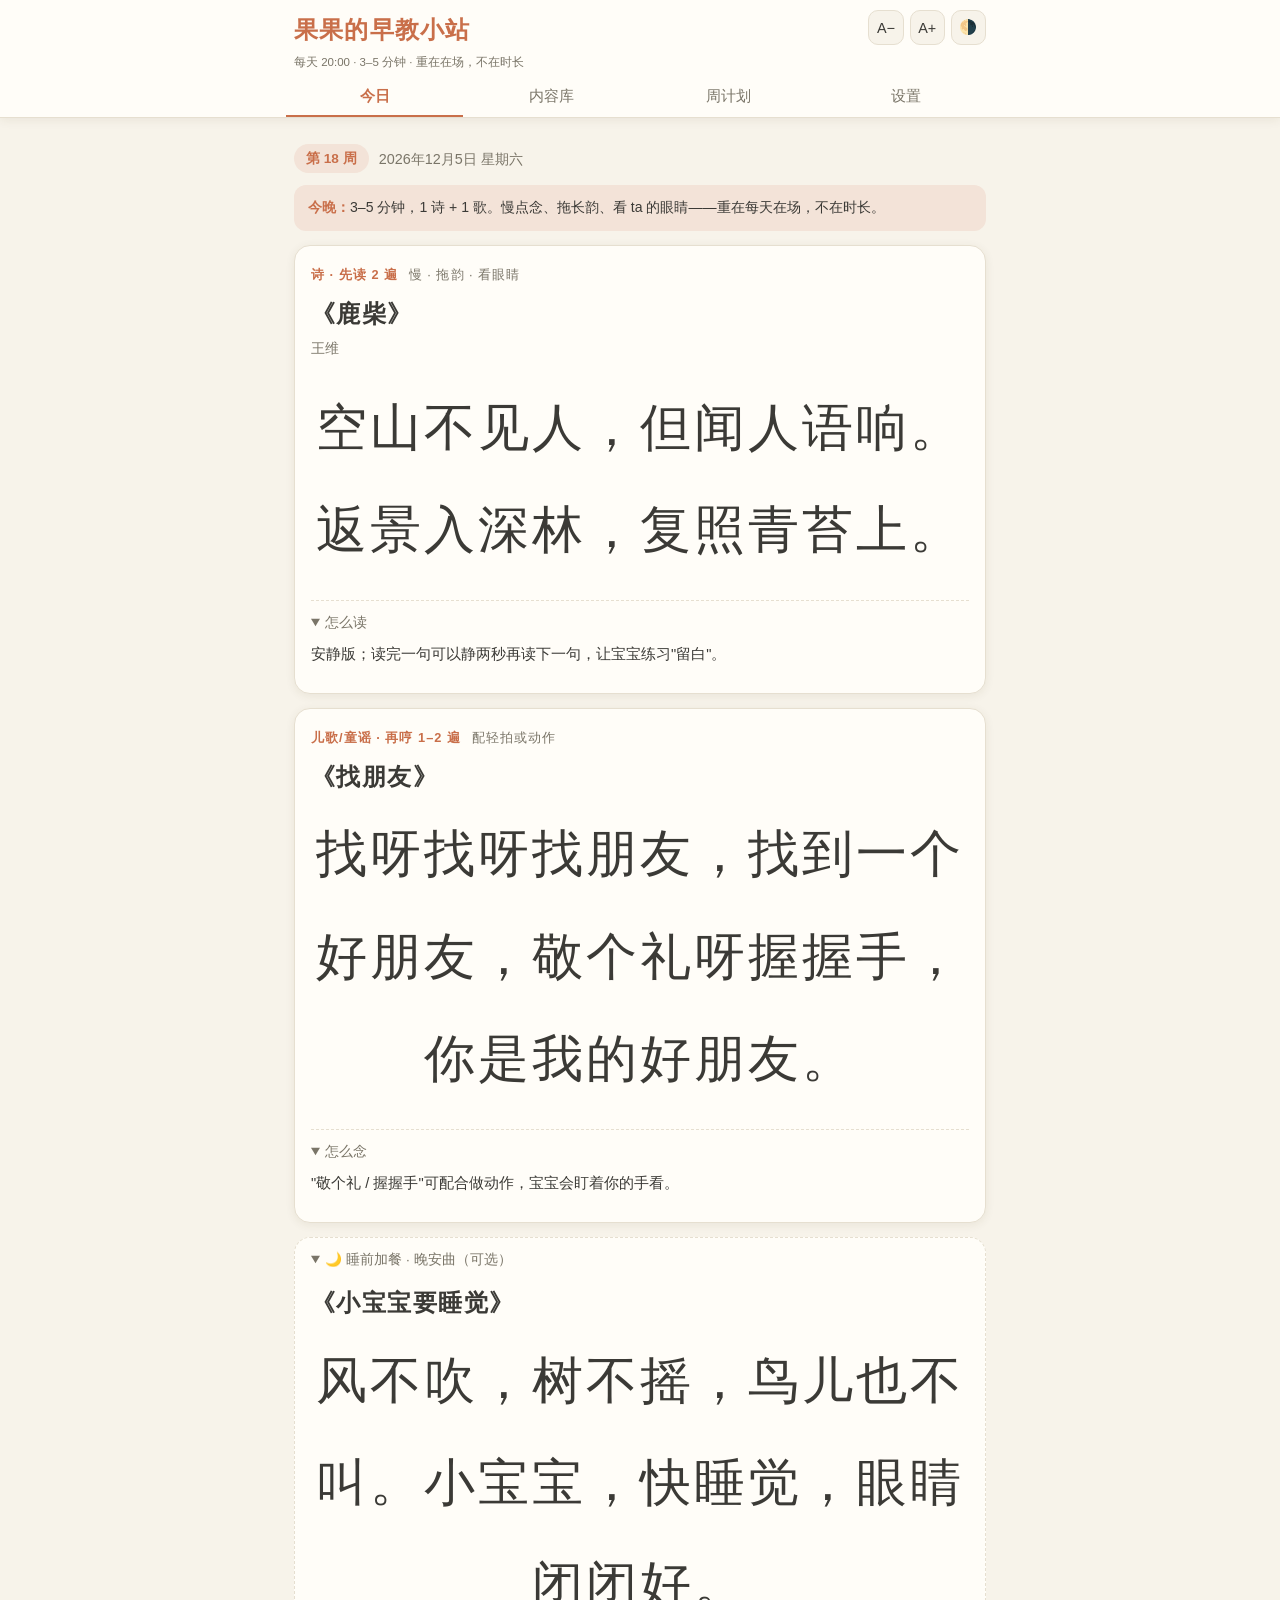
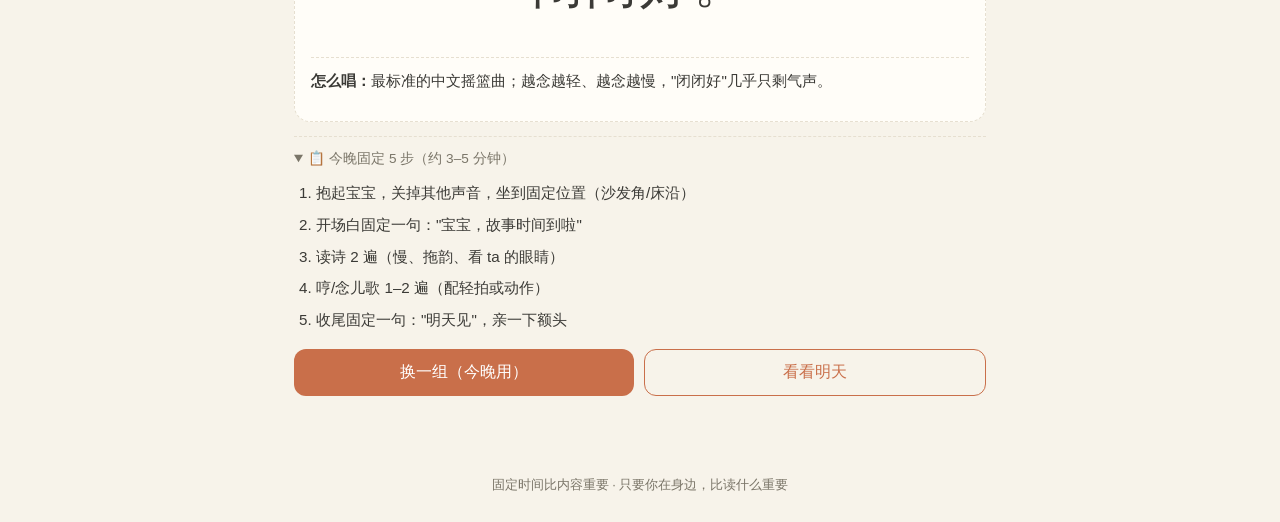
<file: guoguo/index.html>
<!DOCTYPE html>
<html lang="zh-CN">
<head>
  <meta charset="UTF-8">
  <meta name="viewport" content="width=device-width, initial-scale=1.0, viewport-fit=cover">
  <meta name="theme-color" content="#1f2933">
  <title>果果的早教小站</title>
  <link rel="manifest" href="manifest.json">
  <link rel="apple-touch-icon" href="icon-192.png">
  <link rel="stylesheet" href="css/style.css">
</head>
<body>

  <!-- ======== 顶栏 ======== -->
  <header class="topbar">
    <div class="topbar-inner">
      <div class="brand">
        <h1>果果的早教小站</h1>
        <p class="tagline">每天 20:00 · 3–5 分钟 · 重在在场，不在时长</p>
      </div>
      <div class="topbar-actions">
        <button type="button" id="btn-font-minus" class="icon-btn" title="字号变小" aria-label="字号变小">A−</button>
        <button type="button" id="btn-font-plus"  class="icon-btn" title="字号变大" aria-label="字号变大">A+</button>
        <button type="button" id="btn-theme"      class="icon-btn" title="切换深色/浅色" aria-label="切换主题">🌙</button>
      </div>
    </div>
    <nav class="tabs" id="tabs">
      <button type="button" class="tab active" data-view="today">今日</button>
      <button type="button" class="tab" data-view="library">内容库</button>
      <button type="button" class="tab" data-view="schedule">周计划</button>
      <button type="button" class="tab" data-view="settings">设置</button>
    </nav>
  </header>

  <main>

    <!-- ======== 视图一：今日 ======== -->
    <section id="view-today" class="view active">
      <div class="today-head">
        <span id="today-week" class="week-badge"></span>
        <span id="today-date" class="today-date"></span>
      </div>

      <div class="concept">
        <b>今晚：</b>3–5 分钟，1 诗 + 1 歌。慢点念、拖长韵、看 ta 的眼睛——重在每天在场，不在时长。
      </div>

      <!-- 诗 -->
      <article class="piece poem-piece" id="piece-poem">
        <div class="piece-kind">诗 · 先读 2 遍 <span class="hint">慢 · 拖韵 · 看眼睛</span></div>
        <h2 class="piece-title" id="poem-title"></h2>
        <div class="piece-author" id="poem-author"></div>
        <div class="piece-text" id="poem-text"></div>
        <details class="piece-tips" open>
          <summary>怎么读</summary>
          <p id="poem-tips"></p>
        </details>
      </article>

      <!-- 歌/谣 -->
      <article class="piece song-piece" id="piece-song">
        <div class="piece-kind">儿歌/童谣 · 再哼 1–2 遍 <span class="hint">配轻拍或动作</span></div>
        <h2 class="piece-title" id="song-title"></h2>
        <div class="piece-text" id="song-text"></div>
        <details class="piece-tips" open>
          <summary>怎么念</summary>
          <p id="song-tips"></p>
        </details>
      </article>

      <!-- 晚安曲（可选） -->
      <details class="lullaby-box" id="lullaby-box" open>
        <summary>🌙 睡前加餐 · 晚安曲（可选）</summary>
        <div class="lullaby-inner">
          <h3 class="piece-title" id="lul-title"></h3>
          <div class="piece-text" id="lul-text"></div>
          <p class="piece-tips-static"><b>怎么唱：</b><span id="lul-tips"></span></p>
        </div>
      </details>

      <!-- 今晚 5 步 -->
      <details class="steps-box" open>
        <summary>📋 今晚固定 5 步（约 3–5 分钟）</summary>
        <ol id="night-steps"></ol>
      </details>

      <div class="today-actions">
        <button type="button" id="btn-swap" class="btn">换一组（今晚用）</button>
        <button type="button" id="btn-tomorrow" class="btn ghost">看看明天</button>
      </div>
    </section>

    <!-- ======== 视图二：内容库 ======== -->
    <section id="view-library" class="view">
      <div class="concept">
        <b>内容分四类：</b><b>诗</b>练听、<b>儿歌</b>配旋律、<b>童谣</b>配动作、<b>晚安曲</b>收尾。6 个月宝宝听不懂意思，但听得懂音调、节奏、押韵——这些是中文里韵律密度最高的文本，等于给 ta 做"语音体操"。标「进阶/后段」的，等 6 个月后段再用。
      </div>
      <div class="lib-tabs" id="lib-tabs">
        <button type="button" class="lib-tab active" data-cat="poems">诗 <span id="count-poems"></span></button>
        <button type="button" class="lib-tab" data-cat="songs">儿歌 <span id="count-songs"></span></button>
        <button type="button" class="lib-tab" data-cat="nursery">童谣 <span id="count-nursery"></span></button>
        <button type="button" class="lib-tab" data-cat="lullabies">晚安曲 <span id="count-lullabies"></span></button>
      </div>
      <p class="lib-legend">⭐ 已定曲目 · 标「进阶/后段」的暂时浏览就好，不参与自动换</p>
      <ul class="lib-list" id="lib-list"></ul>
      <p class="lib-footer">果果爸爸，果果妈妈，果果爷爷，果果奶奶<br>大家都爱果果 ❤️</p>
    </section>

    <!-- ======== 视图三：周计划 ======== -->
    <section id="view-schedule" class="view">
      <div class="concept">
        <b>重复即安全感：</b>同一组合循环一整周，不天天换新——宝宝从"陌生"变"熟悉"，熟悉就是安全感。每天 1 诗 + 1 歌就够：注意力只有 3–5 分钟，<b>重在每天在场，不在时长</b>。
      </div>
      <h2 class="view-title">周计划</h2>
      <p class="view-sub">前 8 周按手册排好，第 9 周起每周自动换不重样；每晚睡前可加一首晚安曲收尾（每周换一首）。今天是<span id="schedule-now-week" class="accent"></span>。</p>
      <table class="sched-table" id="sched-table"></table>
      <p class="sched-next" id="sched-next"></p>
      <details class="info-box" open>
        <summary>第 9 周起每周自动换</summary>
        <ul class="info-list">
          <li><b>诗</b>：从 14 首五言诗里，每周换一首。</li>
          <li><b>儿歌/童谣</b>：从 40 条里，每周换一条。</li>
          <li><b>晚安曲</b>：从 7 首里每周换一首，睡前可选加唱。</li>
          <li>同一组合一整周不变；全部用过一遍后，再回到第一首重新开始。</li>
        </ul>
        <p class="info-note">标「进阶/后段」的暂时不参与自动换（内容库里有标签），等 6 个月后段或 8 个月后再用，想看随时进内容库。</p>
      </details>
      <details class="info-box" open>
        <summary>每周日换下一组</summary>
        <ul class="info-list">
          <li>每周日，看一眼下周那一行，就知道下周念什么。</li>
          <li>不用抄卡片——网站已经自动算好，到日子打开就是。</li>
        </ul>
      </details>
    </section>

    <!-- ======== 视图四：设置 ======== -->
    <section id="view-settings" class="view">
      <div class="concept">
        <b>这里多数不用动：</b>网站已按手册自动排好，打开就是今天该念的。只有想改节奏（改起始周、撤销手动换组）时才碰这里。
      </div>
      <h2 class="set-title">使用指导</h2>
      <ol class="guide-list">
        <li><b>今日页＝打开即念</b>：打开就是今晚该念的（1 诗 + 1 歌），照着大字念就行；想换内容点"换一组"，想预习明天点"看看明天"。</li>
        <li><b>全屏专注</b>：点诗或歌的正文，整屏只剩这首大字，抱着宝宝念更专注；点屏幕任意处退出。</li>
        <li><b>屏幕常亮</b>：打开页面屏幕不会自动变暗，单手抱娃也不用担心念到一半黑屏。</li>
        <li><b>内容库</b>：70 条内容按诗 / 儿歌 / 童谣 / 晚安曲分类，点开有全文和"怎么读"；进阶内容有标签，先浏览就好。</li>
        <li><b>周计划页</b>：前 8 周按手册排好，第 9 周起每周自动换不重样；每晚还有一首晚安曲（可选）收尾，当前是第几周一目了然。</li>
        <li><b>夜间模式与字号</b>：右上角 🌙 切换深色/浅色（晚上房间暗用深色护眼），A+ / A− 调字大小，老人看得清。</li>
        <li><b>手机主屏幕</b>（部署后）：在浏览器里"添加到主屏幕"，以后点图标就能像用 App 一样打开。</li>
      </ol>
      <h2 class="set-title">设置</h2>
      <div class="set-row">
        <label for="set-weekstart">第 1 周从哪天开始（周计划起点）</label>
        <input type="date" id="set-weekstart">
        <p class="set-hint">默认 2026-08-07（建站日，正好在念静夜思 + 小星星）。改动后「今日」会按新的起始周重新算。</p>
      </div>
      <div class="set-row">
        <label>今晚组合</label>
        <div class="set-inline">
          <button type="button" id="btn-reset-today" class="btn ghost">恢复自动（撤销手动换组）</button>
        </div>
      </div>
      <div class="set-row">
        <label>朗读技巧（每晚挑一个用）</label>
        <ul class="tip-list" id="reading-tips"></ul>
      </div>
      <div class="set-row">
        <label>关于</label>
        <p class="set-hint">内容来自《亲子早教手册·宝宝 6 个月版》（诗 22 · 儿歌 21 · 童谣 20 · 晚安曲 7）。原则：<b>每天在场，不贪多；真人声音才是核心，音频是辅助。</b></p>
      </div>
      <div class="set-row">
        <label>留言板 · 给果果的建议</label>
        <p class="set-hint">念的时候有什么感受？宝宝对哪首反应最好、哪首太长读起来费劲？想让果果听点什么新内容？都写下来，你的建议会变成果果的下一批内容。</p>
        <textarea id="suggest-input" rows="4" placeholder="例如：昨晚念《咏鹅》时果果笑得很开心……"></textarea>
        <div class="set-inline">
          <button type="button" id="btn-copy-suggest" class="btn">复制建议</button>
          <button type="button" id="btn-save-suggest" class="btn ghost">存到本机</button>
        </div>
        <p class="set-hint" id="suggest-status">写好后点"复制"，发微信给果果爸爸就行。</p>
      </div>
    </section>
  </main>

  <footer class="footer">固定时间比内容重要 · 只要你在身边，比读什么重要</footer>

  <!-- 内容库详情弹层 -->
  <div class="modal-mask" id="modal-mask" hidden>
    <div class="modal">
      <button type="button" class="modal-close" id="modal-close" aria-label="关闭">✕</button>
      <div class="piece-kind" id="m-kind"></div>
      <h2 class="piece-title" id="m-title"></h2>
      <div class="piece-author" id="m-author"></div>
      <div class="piece-text" id="m-text"></div>
      <div class="piece-tips-static" id="m-tips"></div>
    </div>
  </div>

  <!-- 全屏专注模式（点今日正文进入） -->
  <div class="focus-mask" id="focus-mask" hidden>
    <div class="focus-kind" id="focus-kind"></div>
    <div class="focus-title" id="focus-title"></div>
    <div class="focus-author" id="focus-author"></div>
    <div class="focus-text" id="focus-text"></div>
    <div class="focus-hint">点屏幕任意处退出</div>
  </div>

  <script src="js/data.js"></script>
  <script src="js/app.js"></script>
</body>
</html>
</file>
<file: guoguo/css/style.css>
/* ============================================================
 * 果果的早教小站 · 样式
 * 手机竖屏优先；深色模式默认跟随系统，可手动切换
 * 字号用 rem 体系：A+/A− 改变 html 根字号，整体缩放
 * ============================================================ */

/* ---------- 主题变量 ---------- */
:root {
  --fs-base: 16px;                    /* 由 app.js 通过 html 内联样式覆盖 */
  --bg: #f7f3ea;                      /* 奶油底 */
  --bg-card: #fffdf8;
  --fg: #3b3a36;
  --fg-soft: #7a7568;
  --accent: #c96f4a;                  /* 暖橙，念诗氛围 */
  --accent-soft: #f3e3d8;
  --border: #e6dfd0;
  --shadow: 0 2px 10px rgba(80, 60, 30, 0.08);
  --radius: 16px;
  --kaiti: "KaiTi", "STKaiti", "楷体", "SimSun", serif;
  /* 界面字体：圆润亲切，去掉宋体的"公文感"; 缺幼圆时回退到微软雅黑/苹方 */
  --font-body: "Yuanti SC", "幼圆", "YouYuan", "Microsoft YaHei", "微软雅黑", "PingFang SC", sans-serif;
}

html[data-theme="dark"] {
  --bg: #1f2933;                      /* 墨蓝底，夜里护眼 */
  --bg-card: #28343f;
  --fg: #f2ede4;
  --fg-soft: #a8b0b5;
  --accent: #e89a6e;
  --accent-soft: #3d3a33;
  --border: #3a4652;
  --shadow: 0 2px 12px rgba(0, 0, 0, 0.35);
}

@media (prefers-color-scheme: dark) {
  html:not([data-theme="light"]) {
    --bg: #1f2933;
    --bg-card: #28343f;
    --fg: #f2ede4;
    --fg-soft: #a8b0b5;
    --accent: #e89a6e;
    --accent-soft: #3d3a33;
    --border: #3a4652;
    --shadow: 0 2px 12px rgba(0, 0, 0, 0.35);
  }
}

/* ---------- 基础 ---------- */
* { box-sizing: border-box; -webkit-tap-highlight-color: transparent; }

html { font-size: var(--fs-base); }

body {
  margin: 0;
  font-family: var(--font-body);
  background: var(--bg);
  color: var(--fg);
  line-height: 1.7;
  transition: background 0.3s, color 0.3s;
}

main {
  max-width: 720px;
  margin: 0 auto;
  padding: 12px 14px 60px;
}

/* ---------- 顶栏 ---------- */
.topbar {
  position: sticky;
  top: 0;
  z-index: 10;
  background: var(--bg-card);
  border-bottom: 1px solid var(--border);
  box-shadow: var(--shadow);
}

.topbar-inner {
  max-width: 720px;
  margin: 0 auto;
  padding: 10px 14px 6px;
  display: flex;
  align-items: flex-start;
  justify-content: space-between;
  gap: 8px;
}

.brand h1 {
  margin: 0;
  font-size: 1.5rem;
  color: var(--accent);
  letter-spacing: 0.05em;
}

.tagline {
  margin: 2px 0 0;
  font-size: 0.72rem;
  color: var(--fg-soft);
}

.topbar-actions { display: flex; gap: 6px; }

.icon-btn {
  border: 1px solid var(--border);
  background: var(--bg);
  color: var(--fg);
  border-radius: 10px;
  min-width: 2.2rem;
  height: 2.2rem;
  font-size: 0.9rem;
  cursor: pointer;
}

.icon-btn:active { transform: scale(0.94); }

/* ---------- Tab 导航 ---------- */
.tabs {
  max-width: 720px;
  margin: 0 auto;
  display: flex;
  padding: 0 6px;
}

.tab {
  flex: 1;
  padding: 8px 0;
  border: none;
  background: none;
  color: var(--fg-soft);
  font-size: 0.95rem;
  font-family: inherit;
  border-bottom: 2px solid transparent;
  cursor: pointer;
}

.tab.active {
  color: var(--accent);
  border-bottom-color: var(--accent);
  font-weight: bold;
}

/* ---------- 视图切换 ---------- */
.view { display: none; }
.view.active { display: block; animation: fadein 0.25s ease; }
@keyframes fadein { from { opacity: 0; transform: translateY(4px); } to { opacity: 1; } }

/* ---------- 今日页 ---------- */
.today-head {
  display: flex;
  align-items: center;
  gap: 10px;
  margin: 6px 0 12px;
}

.week-badge {
  background: var(--accent-soft);
  color: var(--accent);
  font-weight: bold;
  padding: 3px 12px;
  border-radius: 999px;
  font-size: 0.85rem;
}

.today-date { color: var(--fg-soft); font-size: 0.9rem; }

.piece {
  background: var(--bg-card);
  border: 1px solid var(--border);
  border-radius: var(--radius);
  padding: 18px 16px;
  margin-bottom: 14px;
  box-shadow: var(--shadow);
}

.piece-kind {
  font-size: 0.8rem;
  color: var(--accent);
  font-weight: bold;
  letter-spacing: 0.08em;
  margin-bottom: 8px;
}

.piece-kind .hint { font-weight: normal; color: var(--fg-soft); margin-left: 6px; }

.piece-title {
  margin: 0;
  font-size: 1.5rem;
  color: var(--fg);
  letter-spacing: 0.06em;
}

.piece-author {
  color: var(--fg-soft);
  font-size: 0.9rem;
  margin: 2px 0 10px;
}

/* 念诵正文：超大、居中、楷体 */
.piece-text {
  font-family: var(--kaiti);
  font-size: clamp(1.9rem, 8.5vw, 3rem);
  line-height: 2;
  text-align: center;
  letter-spacing: 0.06em;
  padding: 6px 2px 10px;
  user-select: text;
}

.piece-tips, .steps-box, .lullaby-box, .info-box {
  border-top: 1px dashed var(--border);
  margin-top: 8px;
}

.piece-tips summary, .steps-box summary, .lullaby-box summary, .info-box summary {
  cursor: pointer;
  color: var(--fg-soft);
  font-size: 0.85rem;
  padding: 10px 0 4px;
  user-select: none;
}

.piece-tips p { margin: 4px 0 8px; font-size: 0.92rem; color: var(--fg); }

.lullaby-box {
  background: var(--bg-card);
  border: 1px dashed var(--border);
  border-radius: var(--radius);
  padding: 0 16px;
  margin-bottom: 14px;
}

.lullaby-box[open] { padding: 0 16px 12px; }

.lullaby-inner { padding-top: 8px; }

.steps-box { margin: 0 0 14px; }

.steps-box ol { margin: 6px 0 10px; padding-left: 22px; font-size: 0.95rem; }
.steps-box li { margin-bottom: 6px; }

.today-actions {
  display: flex;
  gap: 10px;
  margin-top: 16px;
}

.btn {
  flex: 1;
  border: none;
  background: var(--accent);
  color: #fff;
  font-family: inherit;
  font-size: 1rem;
  padding: 12px 14px;
  border-radius: 12px;
  cursor: pointer;
}

.btn.ghost {
  background: none;
  color: var(--accent);
  border: 1px solid var(--accent);
}

.btn:active { transform: scale(0.97); }

/* ---------- 理念卡片 ---------- */
.concept {
  background: var(--accent-soft);
  border-radius: 12px;
  padding: 10px 14px;
  margin: 0 0 14px;
  font-size: 0.88rem;
  line-height: 1.8;
}

.concept b { color: var(--accent); }

/* ---------- 内容库 ---------- */
.lib-tabs {
  display: flex;
  gap: 8px;
  margin: 6px 0 8px;
  flex-wrap: wrap;
}

.lib-tab {
  border: 1px solid var(--border);
  background: var(--bg-card);
  color: var(--fg);
  font-family: inherit;
  font-size: 0.92rem;
  padding: 8px 14px;
  border-radius: 999px;
  cursor: pointer;
}

.lib-tab.active {
  background: var(--accent);
  border-color: var(--accent);
  color: #fff;
}

.lib-tab span { color: var(--fg-soft); font-size: 0.8rem; margin-left: 2px; }
.lib-tab.active span { color: rgba(255, 255, 255, 0.85); }

.lib-legend { color: var(--fg-soft); font-size: 0.8rem; margin: 0 0 10px; }

.lib-footer {
  text-align: center;
  color: var(--accent);
  font-family: "Yuanti SC", "幼圆", "YouYuan", "KaiTi", "楷体", sans-serif;
  font-weight: bold;
  font-size: 1.2rem;
  letter-spacing: 0.08em;
  line-height: 2.1;
  padding: 20px 10px 6px;
  margin: 0;
}

.lib-list { list-style: none; margin: 0; padding: 0; }

.lib-item {
  display: flex;
  align-items: center;
  gap: 10px;
  background: var(--bg-card);
  border: 1px solid var(--border);
  border-radius: 12px;
  padding: 12px 14px;
  margin-bottom: 8px;
  cursor: pointer;
}

.lib-item:active { transform: scale(0.985); }

.lib-item .t { flex: 1; font-size: 1.02rem; }
.lib-item .a { color: var(--fg-soft); font-size: 0.82rem; }

.badge {
  font-size: 0.7rem;
  padding: 2px 8px;
  border-radius: 999px;
  background: var(--accent-soft);
  color: var(--accent);
  white-space: nowrap;
}

@media (prefers-color-scheme: dark) {
  html:not([data-theme="light"]) .badge.star { background: #8a6a12; color: #f5d98c; }
}
html[data-theme="dark"] .badge.star { background: #8a6a12; color: #f5d98c; }
.badge.later { background: var(--border); color: var(--fg-soft); }

/* ---------- 弹层 ---------- */
.modal-mask {
  position: fixed;
  inset: 0;
  background: rgba(0, 0, 0, 0.55);
  display: flex;
  align-items: center;
  justify-content: center;
  padding: 20px;
  z-index: 50;
}

/* 修复：hidden 属性会被上面的 display:flex 覆盖，导致弹层一打开就悬浮在页面中央 */
.modal-mask[hidden] { display: none; }

.modal {
  position: relative;
  background: var(--bg-card);
  color: var(--fg);
  border-radius: var(--radius);
  max-width: 620px;
  width: 100%;
  max-height: 82vh;
  overflow-y: auto;
  padding: 24px 20px 20px;
  box-shadow: 0 10px 40px rgba(0, 0, 0, 0.4);
}

.modal-close {
  position: absolute;
  top: 10px;
  right: 12px;
  border: none;
  background: none;
  color: var(--fg-soft);
  font-size: 1.1rem;
  cursor: pointer;
  padding: 6px;
}

.modal .piece-text { text-align: left; font-size: clamp(1.4rem, 5.5vw, 2rem); }

.piece-tips-static {
  margin-top: 10px;
  padding-top: 10px;
  border-top: 1px dashed var(--border);
  font-size: 0.95rem;
}

/* ---------- 全屏专注模式 ---------- */
.focus-mask {
  position: fixed;
  inset: 0;
  z-index: 100;
  background: var(--bg);
  display: flex;
  flex-direction: column;
  align-items: center;
  justify-content: center;
  padding: 8vh 7vw;
  text-align: center;
  cursor: pointer;
}

.focus-mask[hidden] { display: none; }

.focus-kind {
  font-size: 0.95rem;
  color: var(--accent);
  font-weight: bold;
  letter-spacing: 0.1em;
  margin-bottom: 6px;
}

.focus-title {
  font-size: 1.6rem;
  color: var(--fg);
  letter-spacing: 0.06em;
  margin-bottom: 2px;
}

.focus-author { color: var(--fg-soft); font-size: 0.95rem; margin-bottom: 2vh; }

.focus-text {
  font-family: var(--kaiti);
  font-size: clamp(3rem, 13vw, 5.5rem);
  line-height: 2;
  letter-spacing: 0.06em;
  color: var(--fg);
  user-select: none;
  -webkit-user-select: none;
}

.focus-hint {
  position: absolute;
  bottom: 4vh;
  color: var(--fg-soft);
  font-size: 0.85rem;
  opacity: 0.7;
}

/* ---------- 排期页 ---------- */
.view-title { margin: 10px 0 2px; font-size: 1.3rem; color: var(--accent); }
.view-sub { color: var(--fg-soft); font-size: 0.95rem; margin: 4px 0 14px; }
.accent { color: var(--accent); font-weight: bold; }

.sched-table {
  width: 100%;
  border-collapse: collapse;
  font-size: 0.95rem;
  margin-bottom: 14px;
}

.sched-table th, .sched-table td {
  text-align: left;
  padding: 9px 10px;
  border-bottom: 1px solid var(--border);
}

.sched-table th { color: var(--fg-soft); font-weight: normal; font-size: 0.82rem; }
.sched-table tr.current td { background: var(--accent-soft); font-weight: bold; }

.sched-next {
  background: var(--bg-card);
  border: 1px solid var(--border);
  border-radius: 12px;
  padding: 10px 14px;
  margin: 0 0 14px;
  font-size: 0.92rem;
}
.sched-next b { color: var(--accent); }

.info-box { margin-bottom: 10px; font-size: 0.92rem; }
.info-box p { margin: 6px 0 10px; }

.info-list { margin: 6px 0 10px; padding-left: 20px; }
.info-list li { margin-bottom: 5px; }
.info-note { color: var(--fg-soft); font-size: 0.85rem; }

/* ---------- 设置页 ---------- */
.set-title {
  margin: 6px 0 12px;
  font-size: 1.4rem;
  color: var(--accent);
  border-bottom: 2px solid var(--accent);
  padding-bottom: 6px;
  letter-spacing: 0.05em;
}
.set-row { margin-bottom: 20px; }
.set-row label { display: block; font-weight: bold; margin-bottom: 6px; }
.set-hint { color: var(--fg-soft); font-size: 0.85rem; margin: 6px 0 0; }

.set-row input[type="date"] {
  font-family: inherit;
  font-size: 1rem;
  padding: 8px 10px;
  border: 1px solid var(--border);
  border-radius: 10px;
  background: var(--bg);
  color: var(--fg);
}

.set-row textarea {
  width: 100%;
  font-family: inherit;
  font-size: 0.95rem;
  padding: 10px 12px;
  border: 1px solid var(--border);
  border-radius: 10px;
  background: var(--bg);
  color: var(--fg);
  line-height: 1.7;
  resize: vertical;
  margin-bottom: 10px;
}

.set-inline { display: flex; gap: 8px; }
.set-inline .btn { flex: none; }

.tip-list { margin: 0; padding: 0; list-style: none; }
.tip-list li {
  background: var(--bg-card);
  border: 1px solid var(--border);
  border-radius: 12px;
  padding: 10px 14px;
  margin-bottom: 8px;
  font-size: 0.95rem;
}
.tip-list b { color: var(--accent); }

.guide-list { margin: 0; padding-left: 22px; }
.guide-list li {
  background: var(--bg-card);
  border: 1px solid var(--border);
  border-radius: 12px;
  padding: 10px 14px;
  margin-bottom: 8px;
  font-size: 0.93rem;
}
.guide-list b { color: var(--accent); }

/* ---------- 页脚 ---------- */
.footer {
  text-align: center;
  color: var(--fg-soft);
  font-size: 0.8rem;
  padding: 18px 12px 26px;
}

/* ---------- 桌面端微调 ---------- */
@media (min-width: 640px) {
  .piece-text { font-size: clamp(2.2rem, 6vw, 3.2rem); }
  main { padding-top: 20px; }
}
</file>
